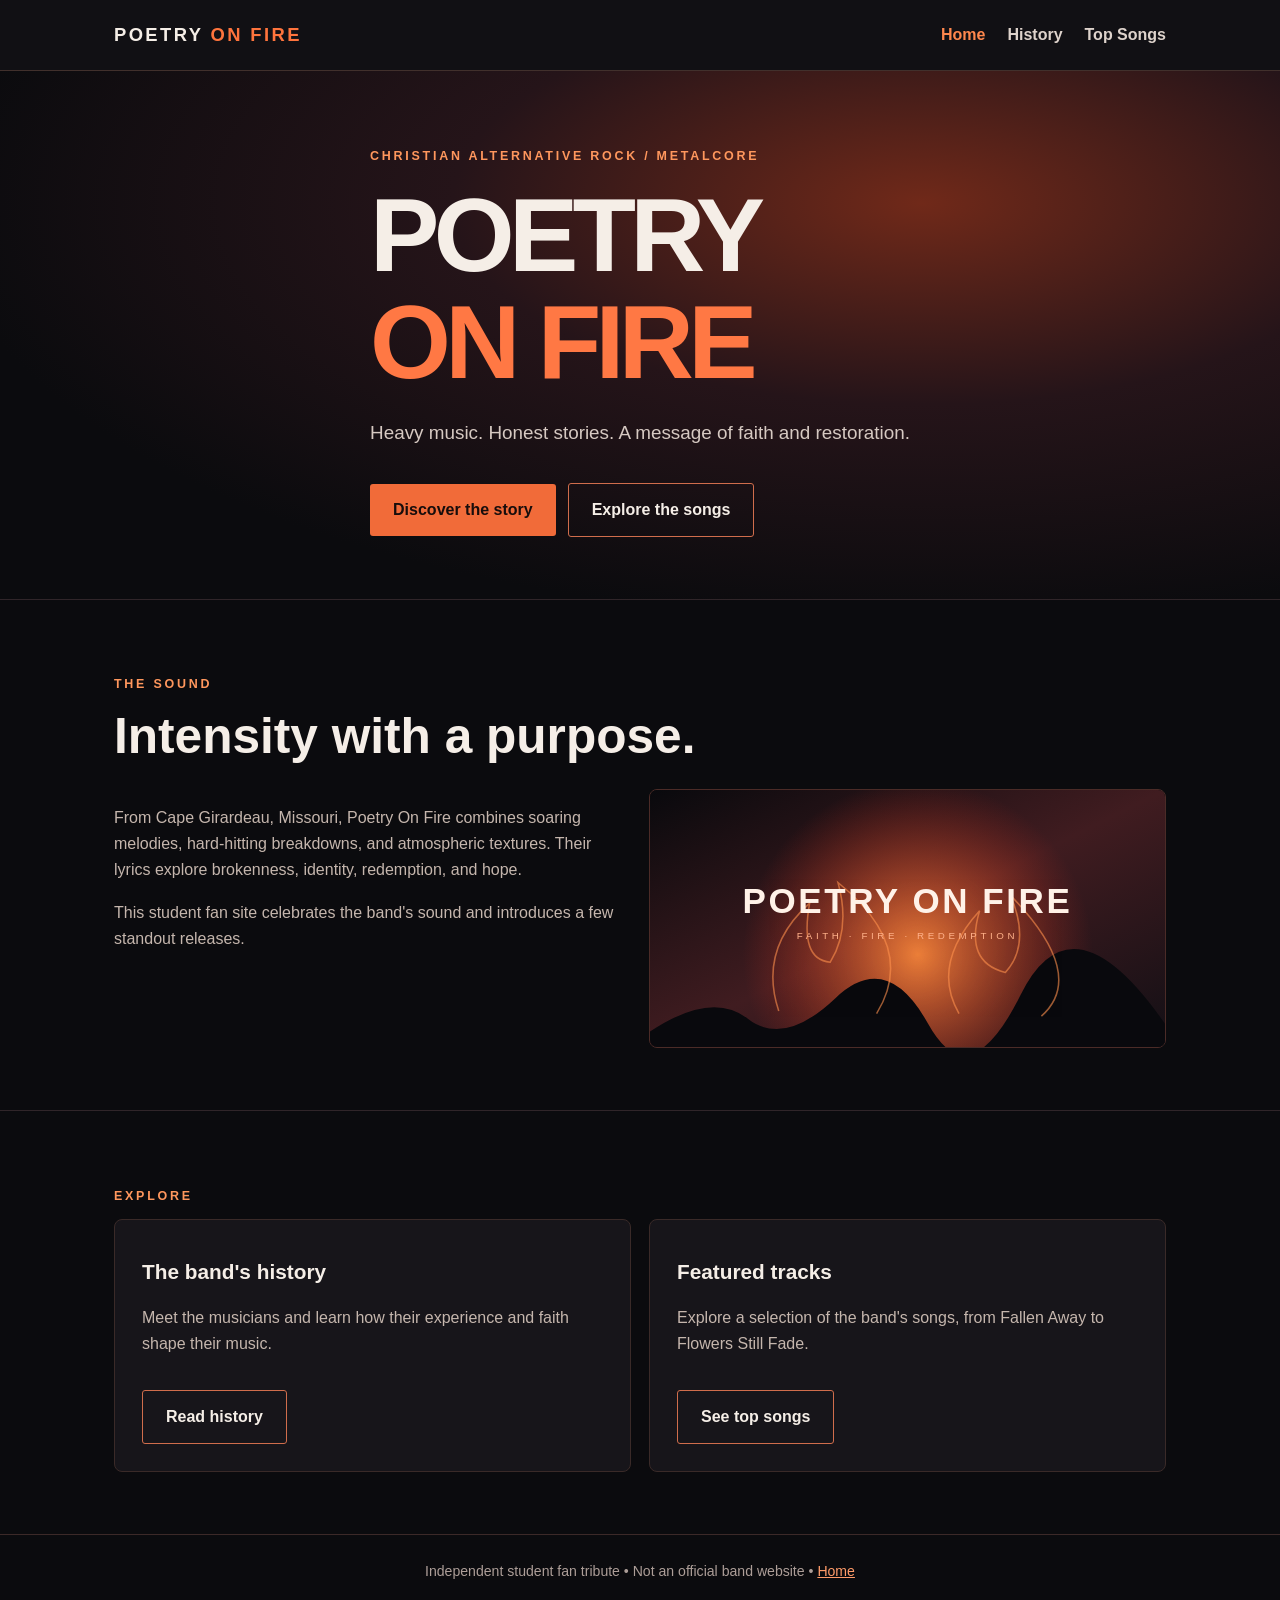
<file: index.html>
<!DOCTYPE html><html lang="en"><head><meta charset="UTF-8"><meta name="viewport" content="width=device-width,initial-scale=1"><meta name="description" content="A student fan tribute to Poetry On Fire, a Christian alternative rock and metalcore band."><title>Home | Poetry On Fire</title><link rel="stylesheet" href="style.css"></head><body><header><nav><a class="brand" href="index.html">POETRY <span>ON FIRE</span></a><div class="links"><a href="index.html" aria-current="page">Home</a><a href="history.html" >History</a><a href="songs.html" >Top Songs</a></div></nav></header><main><section class="hero"><div class="wrap"><p class="eyebrow">Christian alternative rock / metalcore</p><h1>POETRY<br><span class="accent">ON FIRE</span></h1><p class="lede">Heavy music. Honest stories. A message of faith and restoration.</p><a class="btn" href="history.html">Discover the story</a><a class="btn secondary" href="songs.html">Explore the songs</a></div></section><section class="section"><div class="wrap"><p class="eyebrow">The sound</p><h2>Intensity with a purpose.</h2><div class="grid two"><div><p class="muted">From Cape Girardeau, Missouri, Poetry On Fire combines soaring melodies, hard-hitting breakdowns, and atmospheric textures. Their lyrics explore brokenness, identity, redemption, and hope.</p><p class="muted">This student fan site celebrates the band's sound and introduces a few standout releases.</p></div><img class="visual" src="fire-art.svg" alt="Original fiery graphic reading Poetry On Fire, Faith Fire Redemption"></div></div></section><section class="section"><div class="wrap"><p class="eyebrow">Explore</p><div class="grid two"><article class="panel"><h3>The band's history</h3><p class="muted">Meet the musicians and learn how their experience and faith shape their music.</p><a class="btn secondary" href="history.html">Read history</a></article><article class="panel"><h3>Featured tracks</h3><p class="muted">Explore a selection of the band's songs, from Fallen Away to Flowers Still Fade.</p><a class="btn secondary" href="songs.html">See top songs</a></article></div></div></section></main><footer>Independent student fan tribute • Not an official band website • <a href="index.html">Home</a></footer></body></html>
</file>
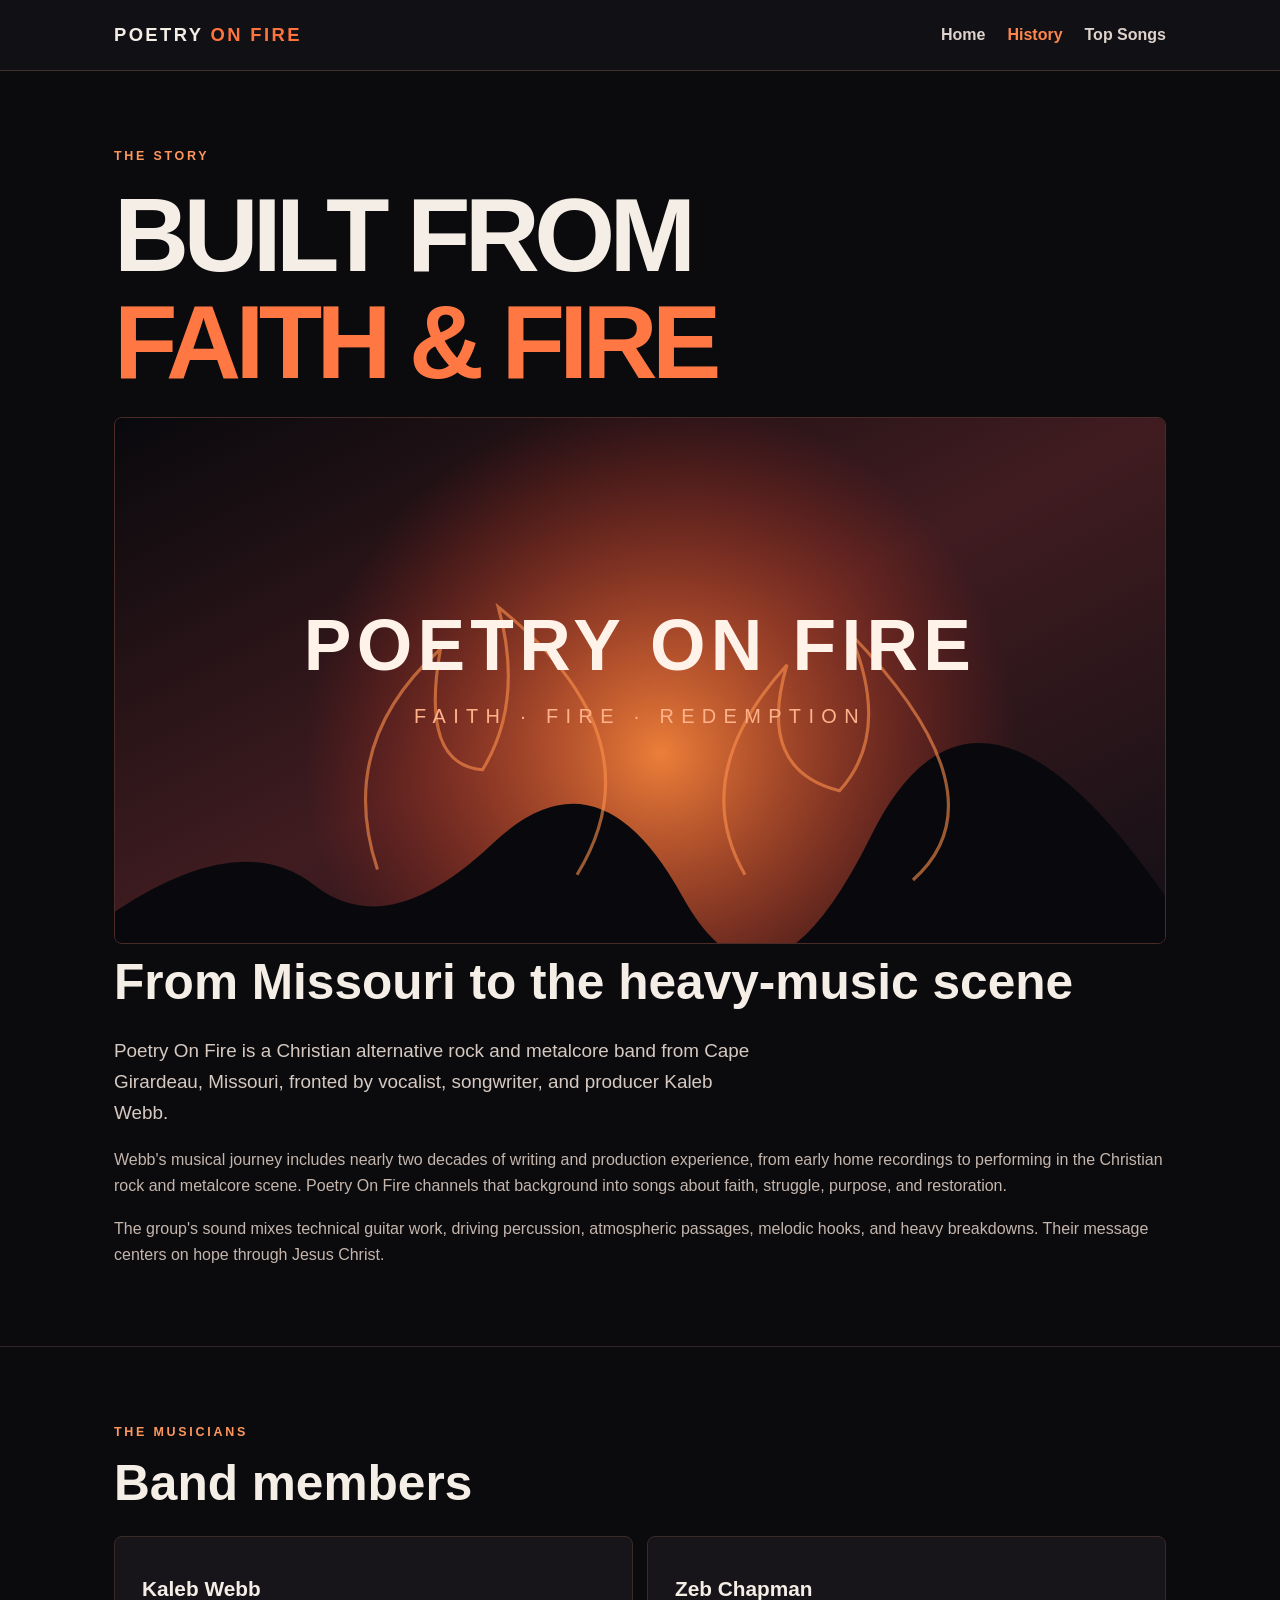
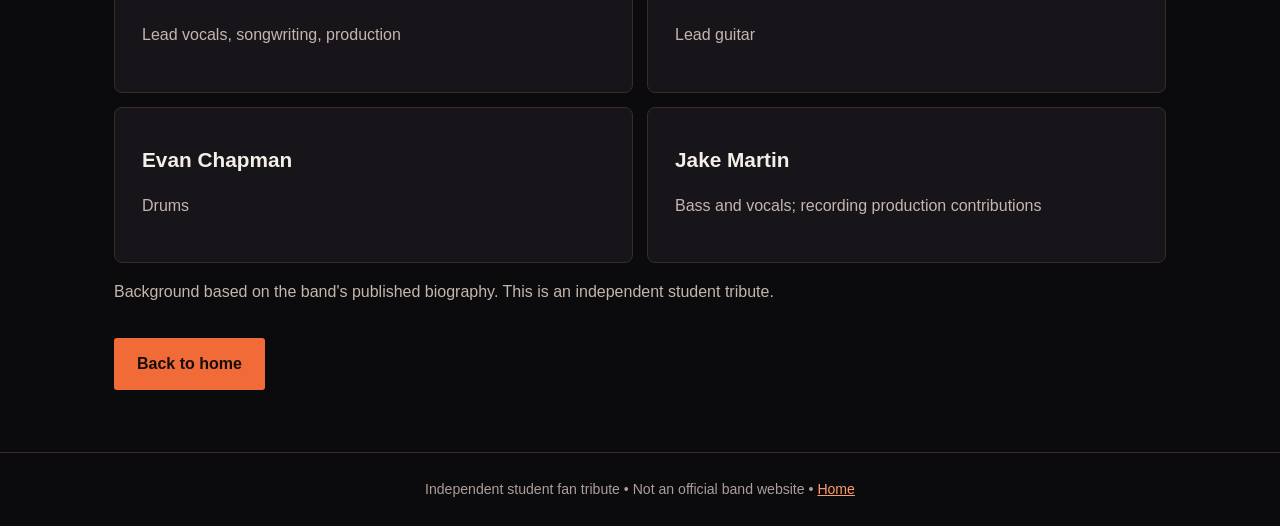
<file: history.html>
<!DOCTYPE html><html lang="en"><head><meta charset="UTF-8"><meta name="viewport" content="width=device-width,initial-scale=1"><meta name="description" content="A student fan tribute to Poetry On Fire, a Christian alternative rock and metalcore band."><title>History | Poetry On Fire</title><link rel="stylesheet" href="style.css"></head><body><header><nav><a class="brand" href="index.html">POETRY <span>ON FIRE</span></a><div class="links"><a href="index.html" >Home</a><a href="history.html" aria-current="page">History</a><a href="songs.html" >Top Songs</a></div></nav></header><main><section class="wrap"><p class="eyebrow">The story</p><h1>BUILT FROM<br><span class="accent">FAITH &amp; FIRE</span></h1><img class="visual" src="fire-art.svg" alt="Original fiery Poetry On Fire tribute artwork"><h2>From Missouri to the heavy-music scene</h2><p class="lede">Poetry On Fire is a Christian alternative rock and metalcore band from Cape Girardeau, Missouri, fronted by vocalist, songwriter, and producer Kaleb Webb.</p><p class="muted">Webb's musical journey includes nearly two decades of writing and production experience, from early home recordings to performing in the Christian rock and metalcore scene. Poetry On Fire channels that background into songs about faith, struggle, purpose, and restoration.</p><p class="muted">The group's sound mixes technical guitar work, driving percussion, atmospheric passages, melodic hooks, and heavy breakdowns. Their message centers on hope through Jesus Christ.</p></section><section class="section"><div class="wrap"><p class="eyebrow">The musicians</p><h2>Band members</h2><div class="members"><div class="panel"><h3>Kaleb Webb</h3><p class="muted">Lead vocals, songwriting, production</p></div><div class="panel"><h3>Zeb Chapman</h3><p class="muted">Lead guitar</p></div><div class="panel"><h3>Evan Chapman</h3><p class="muted">Drums</p></div><div class="panel"><h3>Jake Martin</h3><p class="muted">Bass and vocals; recording production contributions</p></div></div><p class="muted">Background based on the band's published biography. This is an independent student tribute.</p><a class="btn" href="index.html">Back to home</a></div></section></main><footer>Independent student fan tribute • Not an official band website • <a href="index.html">Home</a></footer></body></html>
</file>
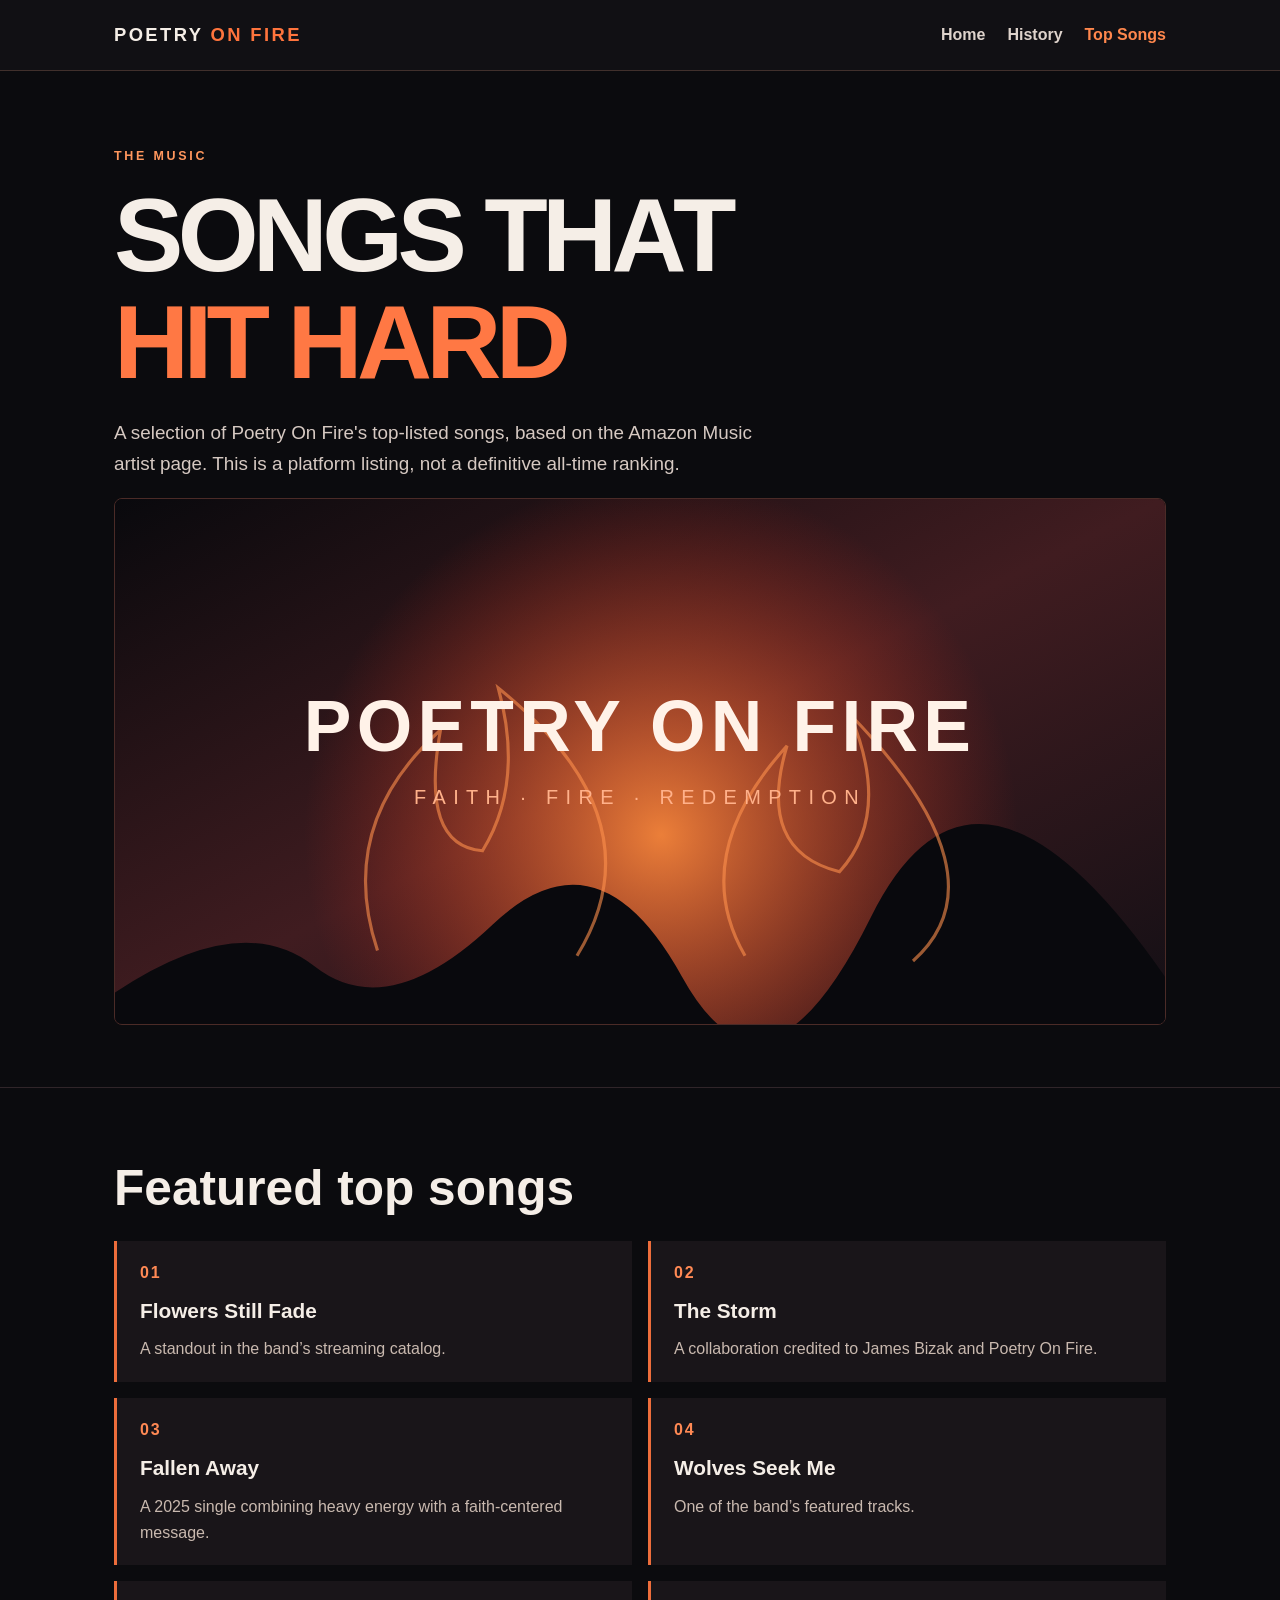
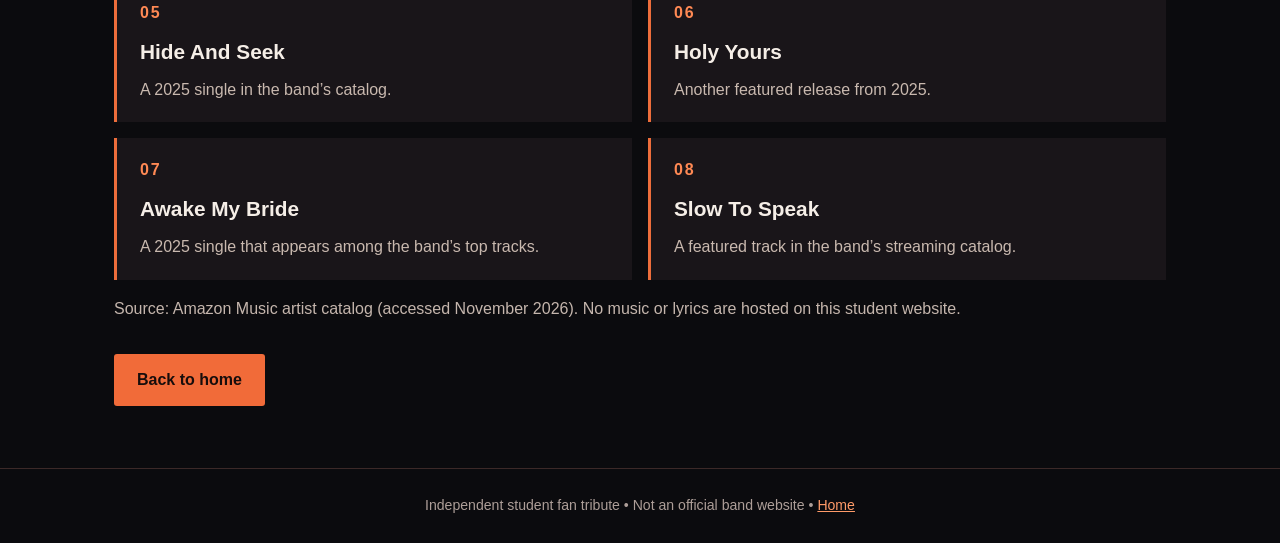
<file: songs.html>
<!DOCTYPE html><html lang="en"><head><meta charset="UTF-8"><meta name="viewport" content="width=device-width,initial-scale=1"><meta name="description" content="A student fan tribute to Poetry On Fire, a Christian alternative rock and metalcore band."><title>Songs | Poetry On Fire</title><link rel="stylesheet" href="style.css"></head><body><header><nav><a class="brand" href="index.html">POETRY <span>ON FIRE</span></a><div class="links"><a href="index.html" >Home</a><a href="history.html" >History</a><a href="songs.html" aria-current="page">Top Songs</a></div></nav></header><main><section class="wrap"><p class="eyebrow">The music</p><h1>SONGS THAT<br><span class="accent">HIT HARD</span></h1><p class="lede">A selection of Poetry On Fire's top-listed songs, based on the Amazon Music artist page. This is a platform listing, not a definitive all-time ranking.</p><img class="visual" src="fire-art.svg" alt="Original orange and charcoal Poetry On Fire artwork"></section><section class="section"><div class="wrap"><h2>Featured top songs</h2><div class="songs"><article class="song"><span class="song-num">01</span><h3>Flowers Still Fade</h3><p>A standout in the band’s streaming catalog.</p></article><article class="song"><span class="song-num">02</span><h3>The Storm</h3><p>A collaboration credited to James Bizak and Poetry On Fire.</p></article><article class="song"><span class="song-num">03</span><h3>Fallen Away</h3><p>A 2025 single combining heavy energy with a faith-centered message.</p></article><article class="song"><span class="song-num">04</span><h3>Wolves Seek Me</h3><p>One of the band’s featured tracks.</p></article><article class="song"><span class="song-num">05</span><h3>Hide And Seek</h3><p>A 2025 single in the band’s catalog.</p></article><article class="song"><span class="song-num">06</span><h3>Holy Yours</h3><p>Another featured release from 2025.</p></article><article class="song"><span class="song-num">07</span><h3>Awake My Bride</h3><p>A 2025 single that appears among the band’s top tracks.</p></article><article class="song"><span class="song-num">08</span><h3>Slow To Speak</h3><p>A featured track in the band’s streaming catalog.</p></article></div><p class="muted">Source: Amazon Music artist catalog (accessed November 2026). No music or lyrics are hosted on this student website.</p><a class="btn" href="index.html">Back to home</a></div></section></main><footer>Independent student fan tribute • Not an official band website • <a href="index.html">Home</a></footer></body></html>
</file>
<file: style.css>
*{box-sizing:border-box}html{scroll-behavior:smooth}body{margin:0;background:#0b0b0e;color:#f5eee7;font-family:Arial,Helvetica,sans-serif;line-height:1.65}a{color:inherit}header{border-bottom:1px solid #41302c;background:#111014}nav{max-width:1100px;margin:auto;display:flex;align-items:center;justify-content:space-between;gap:20px;padding:20px 24px}.brand{font-size:1.15rem;font-weight:900;letter-spacing:.13em;text-decoration:none}.brand span{color:#ff743d}.links{display:flex;gap:22px}.links a{text-decoration:none;color:#ded3cc;font-weight:700}.links a:hover,.links a[aria-current=page]{color:#ff874d}.hero{background:radial-gradient(ellipse at 72% 25%,#702919 0%,#251419 36%,#0b0b0e 75%);min-height:480px;display:grid;align-items:center}.wrap{max-width:1100px;margin:auto;padding:62px 24px}.eyebrow{color:#ff975d;font-weight:800;letter-spacing:.22em;text-transform:uppercase;font-size:.78rem}h1{font-size:clamp(3rem,9vw,6.5rem);line-height:1.02;letter-spacing:-.055em;margin:16px 0 22px;text-transform:uppercase}h2{font-size:clamp(2rem,4vw,3.1rem);line-height:1.15;margin:10px 0 24px}h3{margin:8px 0;font-size:1.3rem}.lede{font-size:1.18rem;max-width:650px;color:#d6c9c2}.accent{color:#ff7844}.btn{display:inline-block;background:#f16b39;color:#170d0c;text-decoration:none;padding:13px 23px;border-radius:3px;font-weight:900;margin:16px 12px 0 0}.btn.secondary{background:transparent;color:#f5eee7;border:1px solid #d06d4c}.panel{background:#17151a;border:1px solid #3a2a28;padding:27px;border-radius:8px}.grid{display:grid;grid-template-columns:repeat(3,1fr);gap:18px}.grid.two{grid-template-columns:repeat(2,1fr)}.muted{color:#c5b6ad}.visual{width:100%;display:block;border-radius:8px;border:1px solid #4b2b27}.section{border-top:1px solid #302529}.song-num{color:#ff8954;font-weight:900;letter-spacing:.12em}.songs{display:grid;grid-template-columns:repeat(2,1fr);gap:16px}.song{border-left:3px solid #ed6d3b;background:#191519;padding:19px 23px}.song p{margin:6px 0 0;color:#c9b9af}.members{display:grid;grid-template-columns:repeat(2,1fr);gap:14px}footer{border-top:1px solid #3c2928;padding:25px;text-align:center;color:#ad9e98;font-size:.88rem}footer a{color:#ff9b69}@media(max-width:700px){nav{align-items:flex-start;flex-direction:column}.links{gap:18px;flex-wrap:wrap}.grid,.grid.two,.songs,.members{grid-template-columns:1fr}.wrap{padding:42px 20px}.hero{min-height:420px}}
</file>
